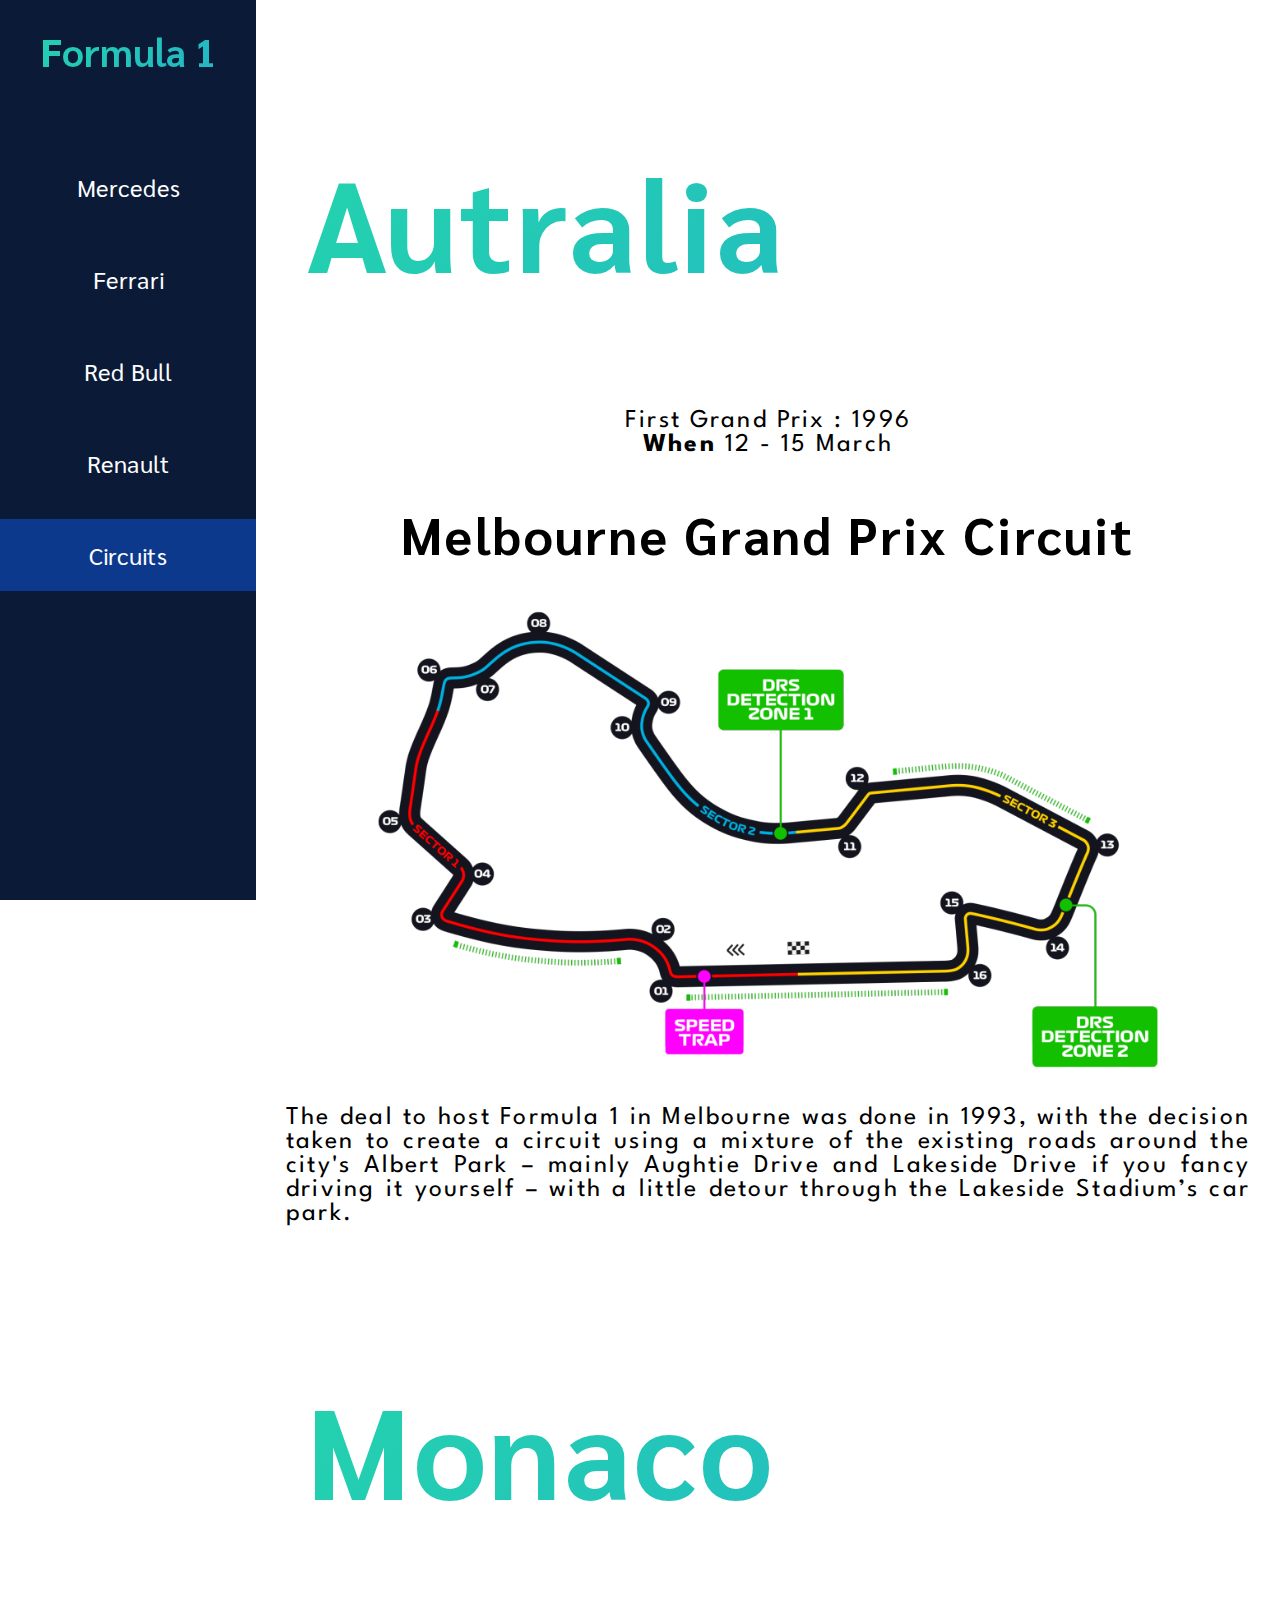
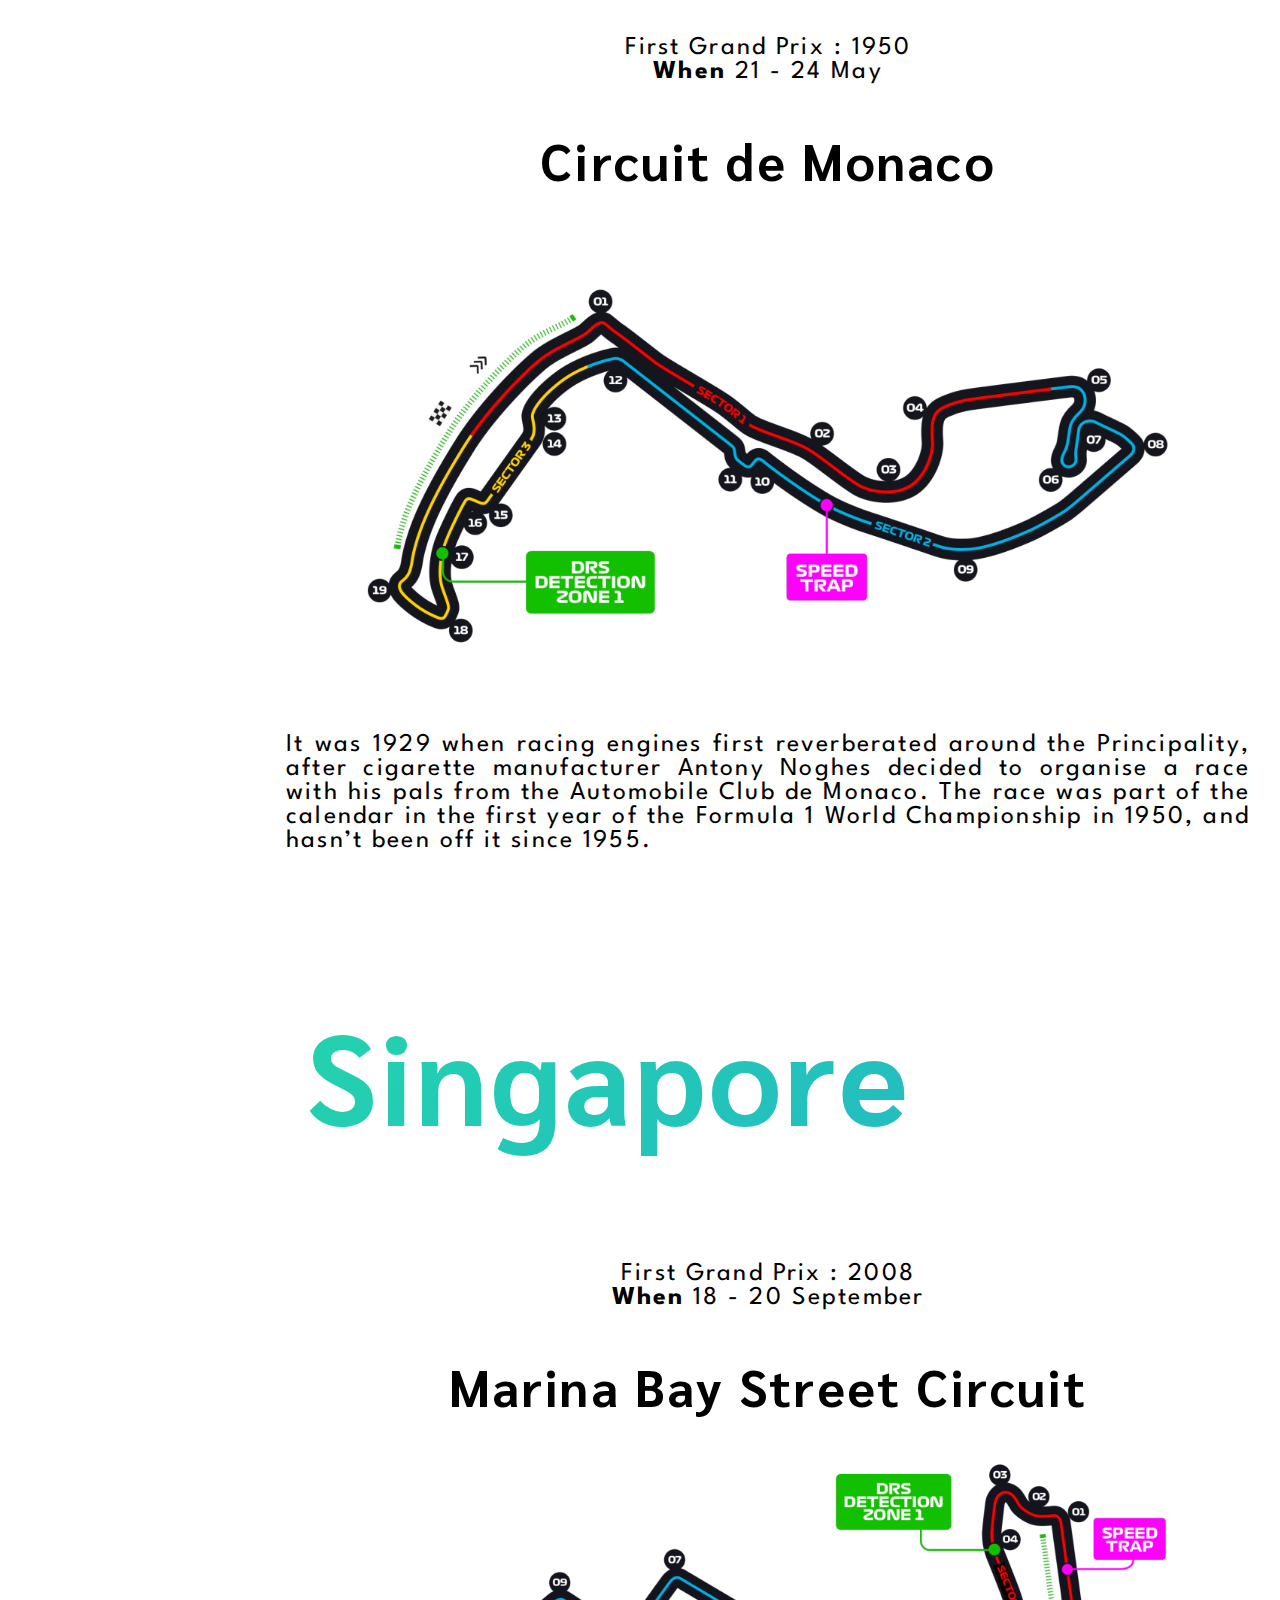
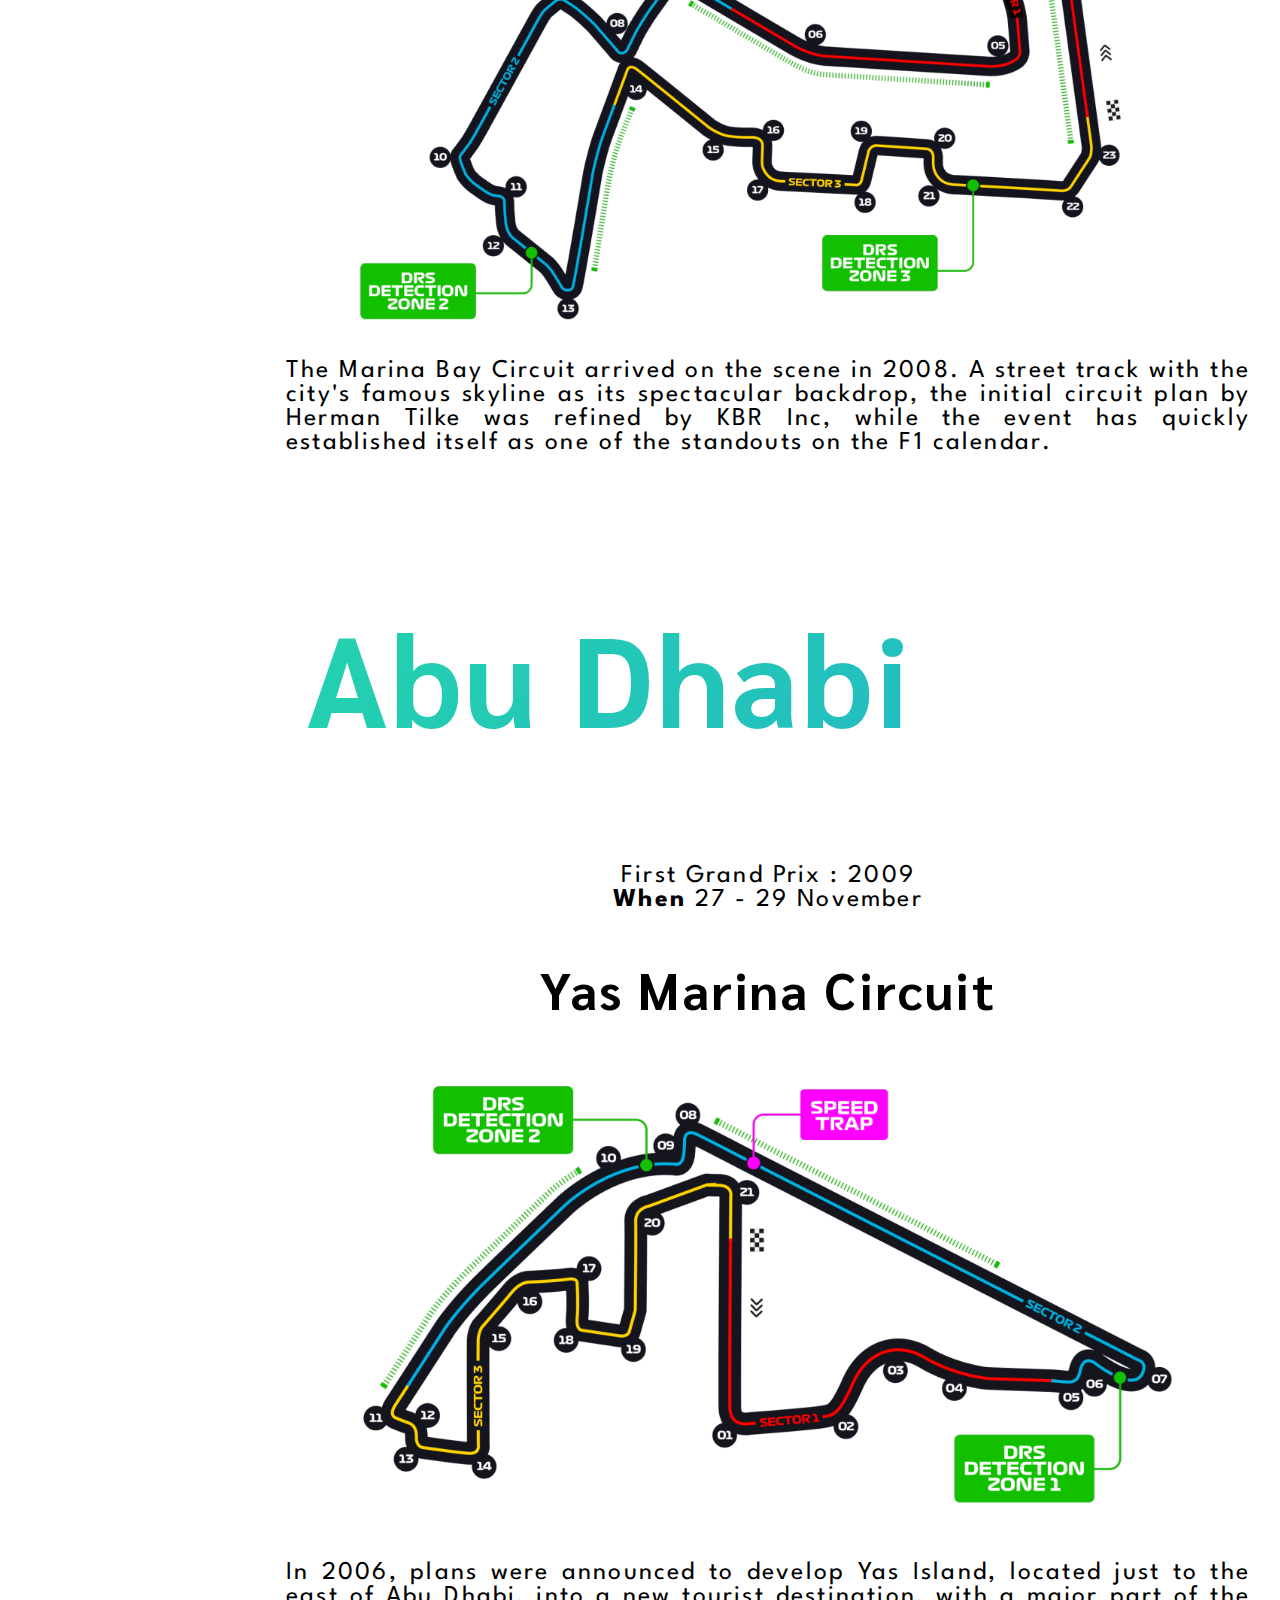
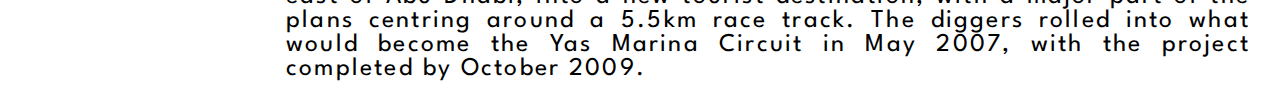
<file: Pages/circuits.html>
<!DOCTYPE html>

<html>
    <head>
        <title>My homepage</title>
        <meta charset="utf-8">
        <link href="../CSS/style.css" type="text/css" rel="stylesheet">

        <link href="https://fonts.googleapis.com/css?family=Sarabun:400,700&display=swap" rel="stylesheet">
        <link href="https://fonts.googleapis.com/css?family=Lustria&display=swap" rel="stylesheet">
        <link href="https://fonts.googleapis.com/css?family=Roboto:900&display=swap" rel="stylesheet">
        <link href="https://fonts.googleapis.com/css?family=Spartan&display=swap" rel="stylesheet">
    </head>



    <body>

        <div id="FirstBlock"> 
            <h1 class="animation"> <a href="../index.html">Formula 1</a></h1>           
       
            <div id="ListFirstBlock">     
                <li> <a href="mercedesHome.html">Mercedes</a> </li>
                <li> <a href="ferrariHome.html">Ferrari</a> </li>
                <li> <a href="redbullHome.html">Red Bull</a> </li> 
                <li> <a href="renault.html">Renault</a> </li>
                <li id="inCar"> <a href="circuits.html">Circuits</a> </li> 
            </div>

        </div>

        <div id="Circuit">

            <div class="modelCircuit">
                <h2 id="Autralia" class="whereGrandPrix animation">Autralia</h2>

                <div id="firstGrandPrix">First Grand Prix : 1996</div>
                <div id="dateGrandPrix"><strong>When</strong> 12 - 15 March</div>

                <div class="circuitInfo">
                    <h2 class="nameOfCircuit">Melbourne Grand Prix Circuit</h2>
                    <img src="../Images/Australia.png" alt="Australia circuit" class="circuitSize">
                </div> 

                <p class="infoCircuit">The deal to host Formula 1 in Melbourne 
                was done in 1993, with the decision taken to create a circuit 
                using a mixture of the existing roads around the city's Albert
                Park – mainly Aughtie Drive and Lakeside Drive if you fancy 
                driving it yourself – with a little detour through the Lakeside 
                Stadium’s car park.</p>
            </div>


            <div class="modelCircuit">
                <h2 id="Monaco" class="whereGrandPrix animation">Monaco</h2>

                <div id="firstGrandPrix">First Grand Prix : 1950</div>
                <div id="dateGrandPrix"><strong>When</strong> 21 - 24 May</div>

                <div class="circuitInfo">
                    <h2 class="nameOfCircuit">Circuit de Monaco</h2>
                    <img src="../Images/Monaco.png" alt="Monaco circuit" class="circuitSize">
                </div> 

                <p class="infoCircuit">It was 1929 when racing engines first 
                reverberated around the Principality, after cigarette manufacturer 
                Antony Noghes decided to organise a race with his pals from the 
                Automobile Club de Monaco. The race was part of the calendar in 
                the first year of the Formula 1 World Championship in 1950, 
                and hasn’t been off it since 1955.</p>
            </div>


            <div class="modelCircuit">
                <h2 id="Singapore" class="whereGrandPrix animation">Singapore</h2>

                <div id="firstGrandPrix">First Grand Prix : 2008</div>
                <div id="dateGrandPrix"><strong>When</strong> 18 - 20 September</div>

                <div class="circuitInfo">
                    <h2 class="nameOfCircuit">Marina Bay Street Circuit</h2>
                    <img src="../Images/Singapore.png" alt="Singapore circuit" class="circuitSize">
                </div> 

                <p class="infoCircuit">The Marina Bay Circuit arrived on the 
                scene in 2008. A street track with the city's famous skyline 
                as its spectacular backdrop, the initial circuit plan by Herman 
                Tilke was refined by KBR Inc, while the event has quickly 
                established itself as one of the standouts on the F1 calendar.</p>
            </div>

 
            <div class="modelCircuit">
                <h2 id="AbuDhabi" class="whereGrandPrix animation">Abu Dhabi</h2>

                <div id="firstGrandPrix">First Grand Prix : 2009</div>
                <div id="dateGrandPrix"><strong>When</strong> 27 - 29 November</div>

                <div class="circuitInfo">
                    <h2 class="nameOfCircuit">Yas Marina Circuit</h2>
                    <img src="../Images/AbuDhabi.png" alt="Abu Dhabi circuit" class="circuitSize">
                </div> 

                <p class="infoCircuit">In 2006, plans were announced 
                to develop Yas Island, located just to the east of Abu Dhabi, 
                into a new tourist destination, with a major part of the plans 
                centring around a 5.5km race track. The diggers rolled into what 
                would become the Yas Marina Circuit in May 2007, with the project 
                completed by October 2009.</p>
            </div>        
        </div>
    </body>
</html>
</file>
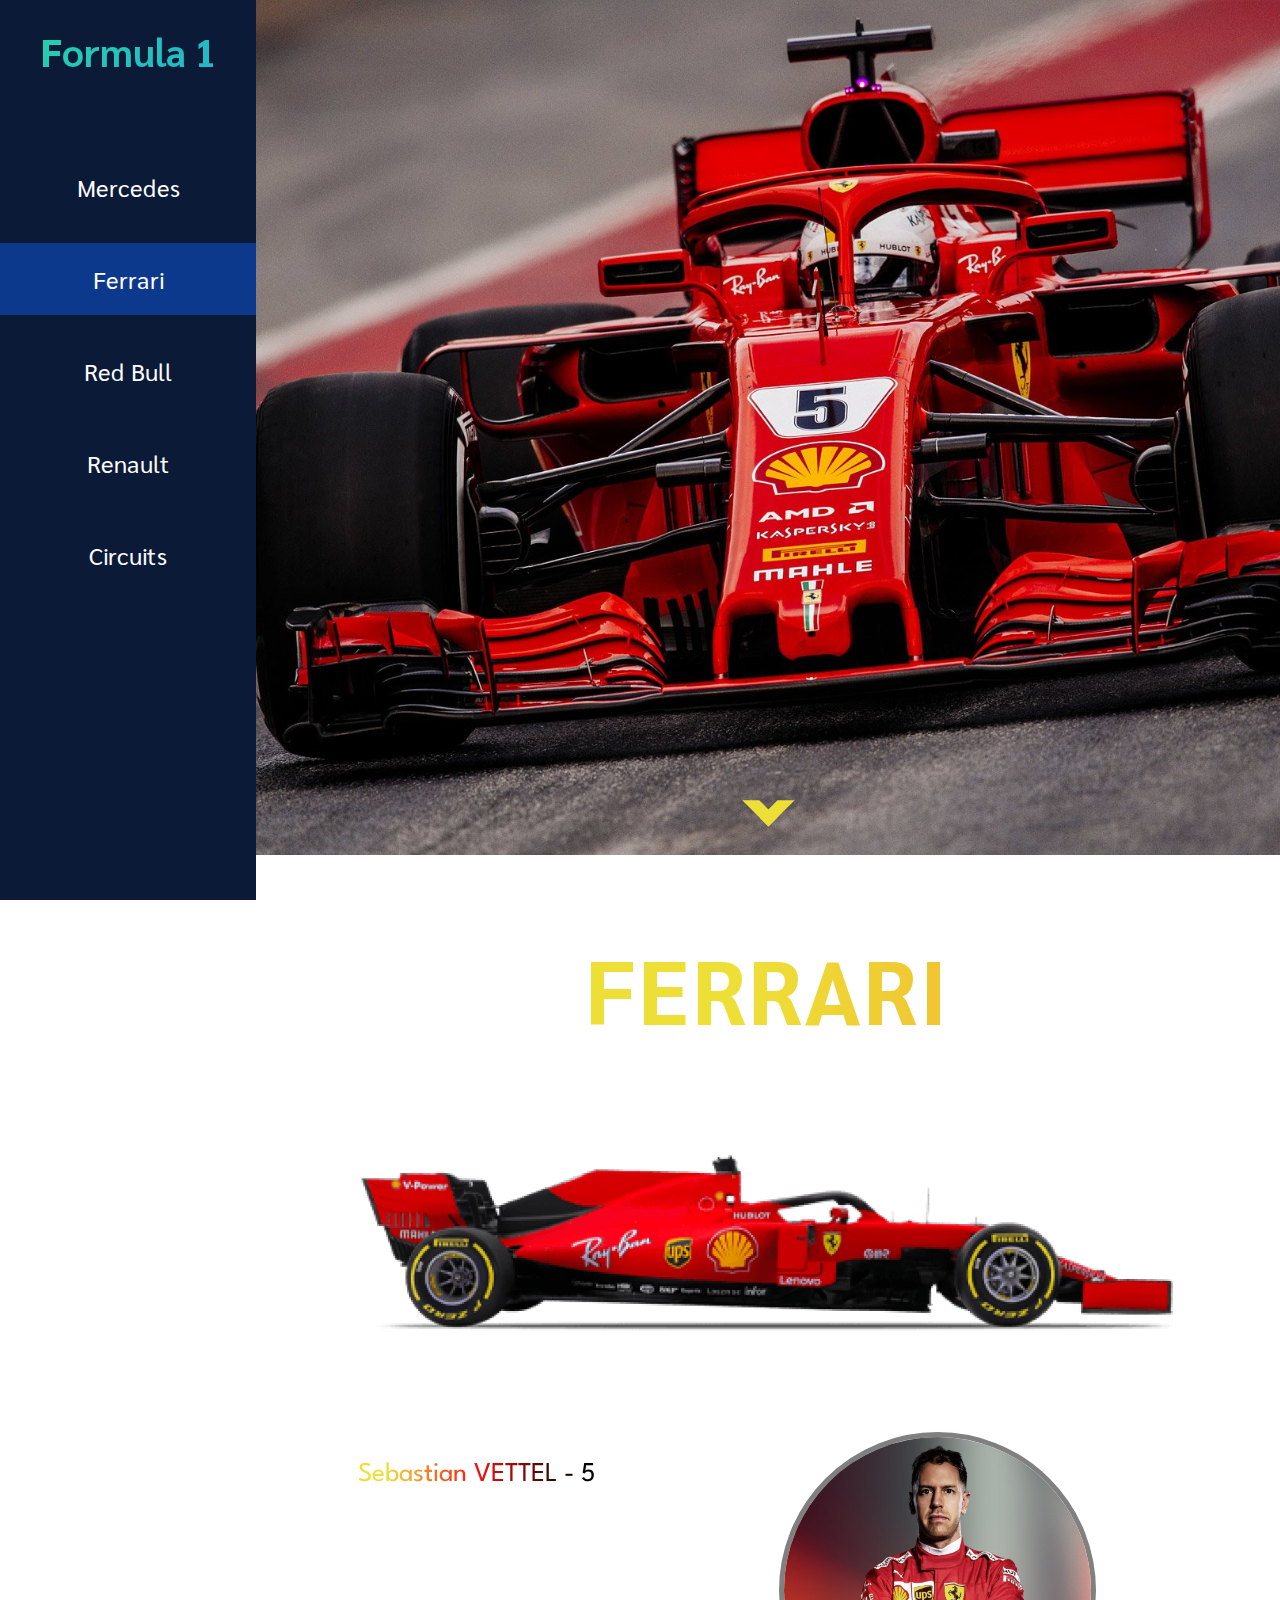
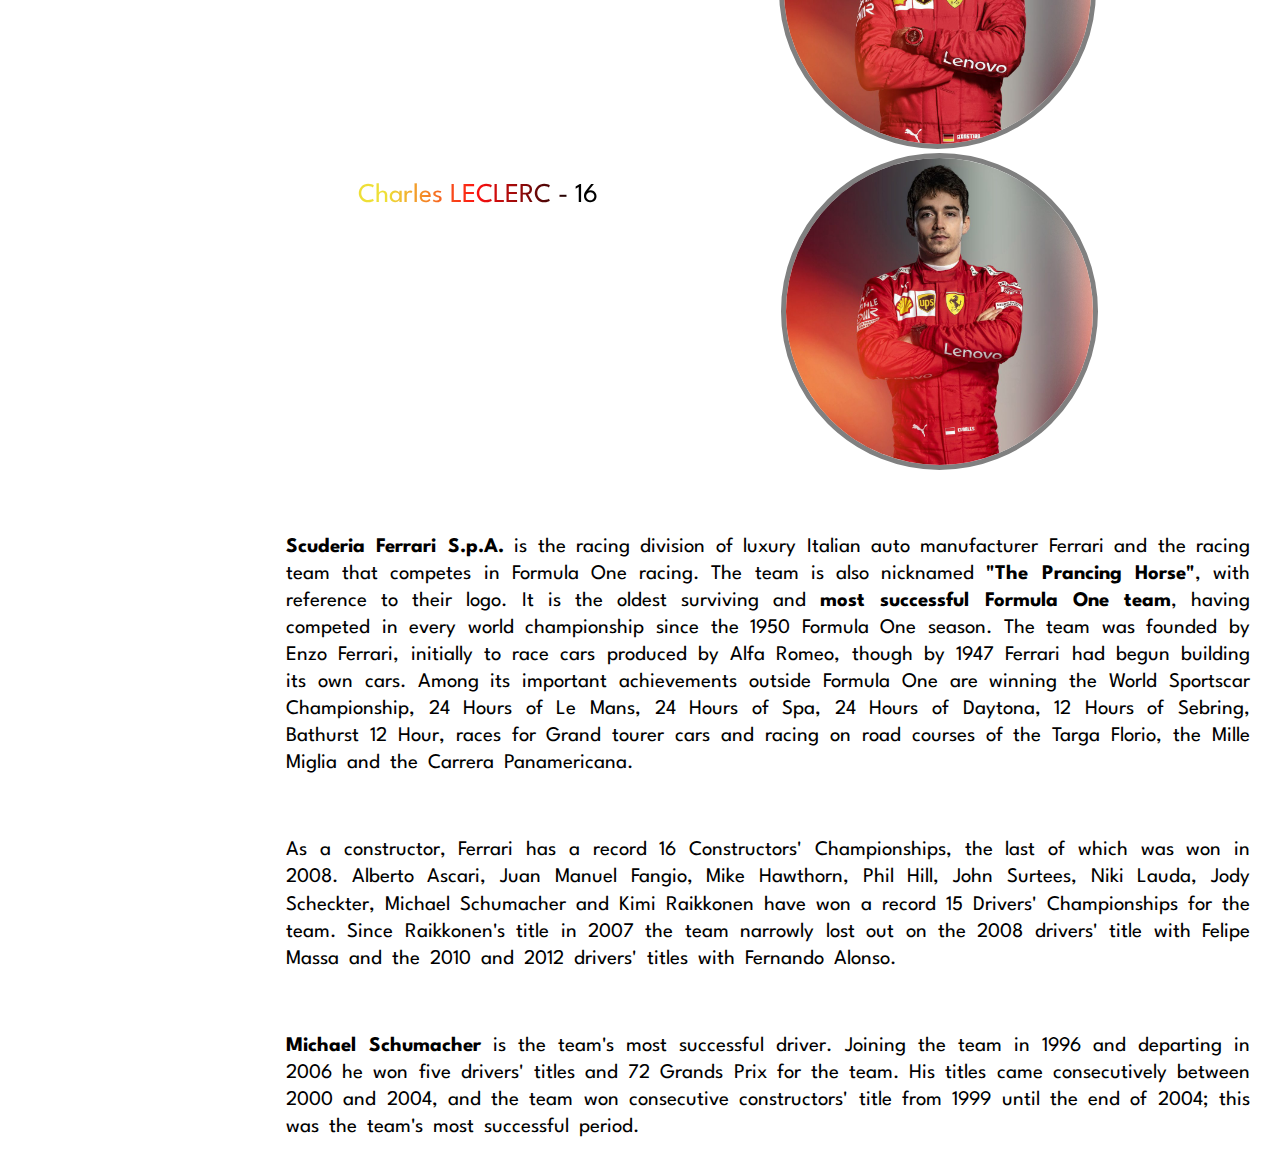
<file: Pages/ferrariHome.html>
<!DOCTYPE html>

<html>
    <head>
        <title>My homepage</title>
        <meta charset="utf-8">
        <link href="../CSS/style.css" type="text/css" rel="stylesheet">

        <link href="https://fonts.googleapis.com/css?family=Sarabun:400,700&display=swap" rel="stylesheet">
        <link href="https://fonts.googleapis.com/css?family=Lustria&display=swap" rel="stylesheet">
        <link href="https://fonts.googleapis.com/css?family=Roboto:900&display=swap" rel="stylesheet">
        <link href="https://fonts.googleapis.com/css?family=Spartan&display=swap" rel="stylesheet">
    </head>
     
    <body>            
     
        <div id="FirstBlock"> 
            <h1 class="animation"> <a href="../index.html">Formula 1</a></h1>         
       
            <div id="ListFirstBlock">     
                <li> <a href="mercedesHome.html">Mercedes</a> </li>
                <li id="inCar"> <a href="ferrariHome.html">Ferrari</a> </li>
                <li> <a href="redbullHome.html">Red Bull</a> </li> 
                <li> <a href="renault.html">Renault</a> </li>
                <li> <a href="circuits.html">Circuits</a> </li> 
            </div>

        </div>                                                                                                

        <div id="Ferrari">
            <div class="GlobalFerrari">
                <h2 class="titleTeam">Ferrari</h2>

                <div id="arrowAnim">
                    <div class="arrowSliding">
                        <div class="arrow arrowFerrari"></div>
                    </div>
                </div>
            </div>

            <h2 class="titleTeamSuite ferrariTitle ">Ferrari</h2>
                    
            <div> <img src="../Images/Ferrari.png" alt="Ferrari image" class="carTeam"> </div>

            <div class="pilotes">
                <div>
                    <p class="topPilote ferrariVettelCharles">Sebastian VETTEL - 5</p>
                    <img src="../Images/vettel.jpg" alt="Lewis" class="lewis">
                </div>

                <div class="bottom">
                    <p class="bottomPilote ferrariVettelCharles">Charles LECLERC - 16</p>
                    <img src="../Images/charles.jpg" alt="Bottas" class="bottas">
                </div>
                
            </div>         

            <p class="teamHistory"><strong>Scuderia Ferrari S.p.A.</strong> is the racing division of luxury 
            Italian auto manufacturer Ferrari and the racing team that competes in Formula One 
            racing. The team is also nicknamed <strong>"The Prancing Horse"</strong>, with reference to their logo.
             It is the oldest surviving and <strong>most successful Formula One team</strong>, having competed in 
             every world championship since the 1950 Formula One season. The team was founded
              by Enzo Ferrari, initially to race cars produced by Alfa Romeo, though by 1947 
              Ferrari had begun building its own cars. Among its important achievements outside 
              Formula One are winning the World Sportscar Championship, 24 Hours of Le Mans, 24 
              Hours of Spa, 24 Hours of Daytona, 12 Hours of Sebring, Bathurst 12 Hour, races 
              for Grand tourer cars and racing on road courses of the Targa Florio, the Mille Miglia 
              and the Carrera Panamericana.</p>

            <p class="teamHistory">As a constructor, Ferrari has a record 16 Constructors' 
            Championships, the last of which was won in 2008. Alberto Ascari, Juan Manuel Fangio, 
            Mike Hawthorn, Phil Hill, John Surtees, Niki Lauda, Jody Scheckter, Michael Schumacher
             and Kimi Raikkonen have won a record 15 Drivers' Championships for the team.
             Since Raikkonen's title in 2007 the team narrowly lost out on the 2008 drivers' 
             title with Felipe Massa and the 2010 and 2012 drivers' titles with Fernando Alonso.</p>

            <p class="teamHistory"><strong>Michael Schumacher</strong> is the team's most successful driver. 
            Joining the team in 1996 and departing in 2006 he won five drivers' titles and 72 
            Grands Prix for the team. His titles came consecutively between 2000 and 2004, and 
            the team won consecutive constructors' title from 1999 until the end of 2004; this 
            was the team's most successful period.</p>
                       
        </div>
    </body>
</html>
</file>
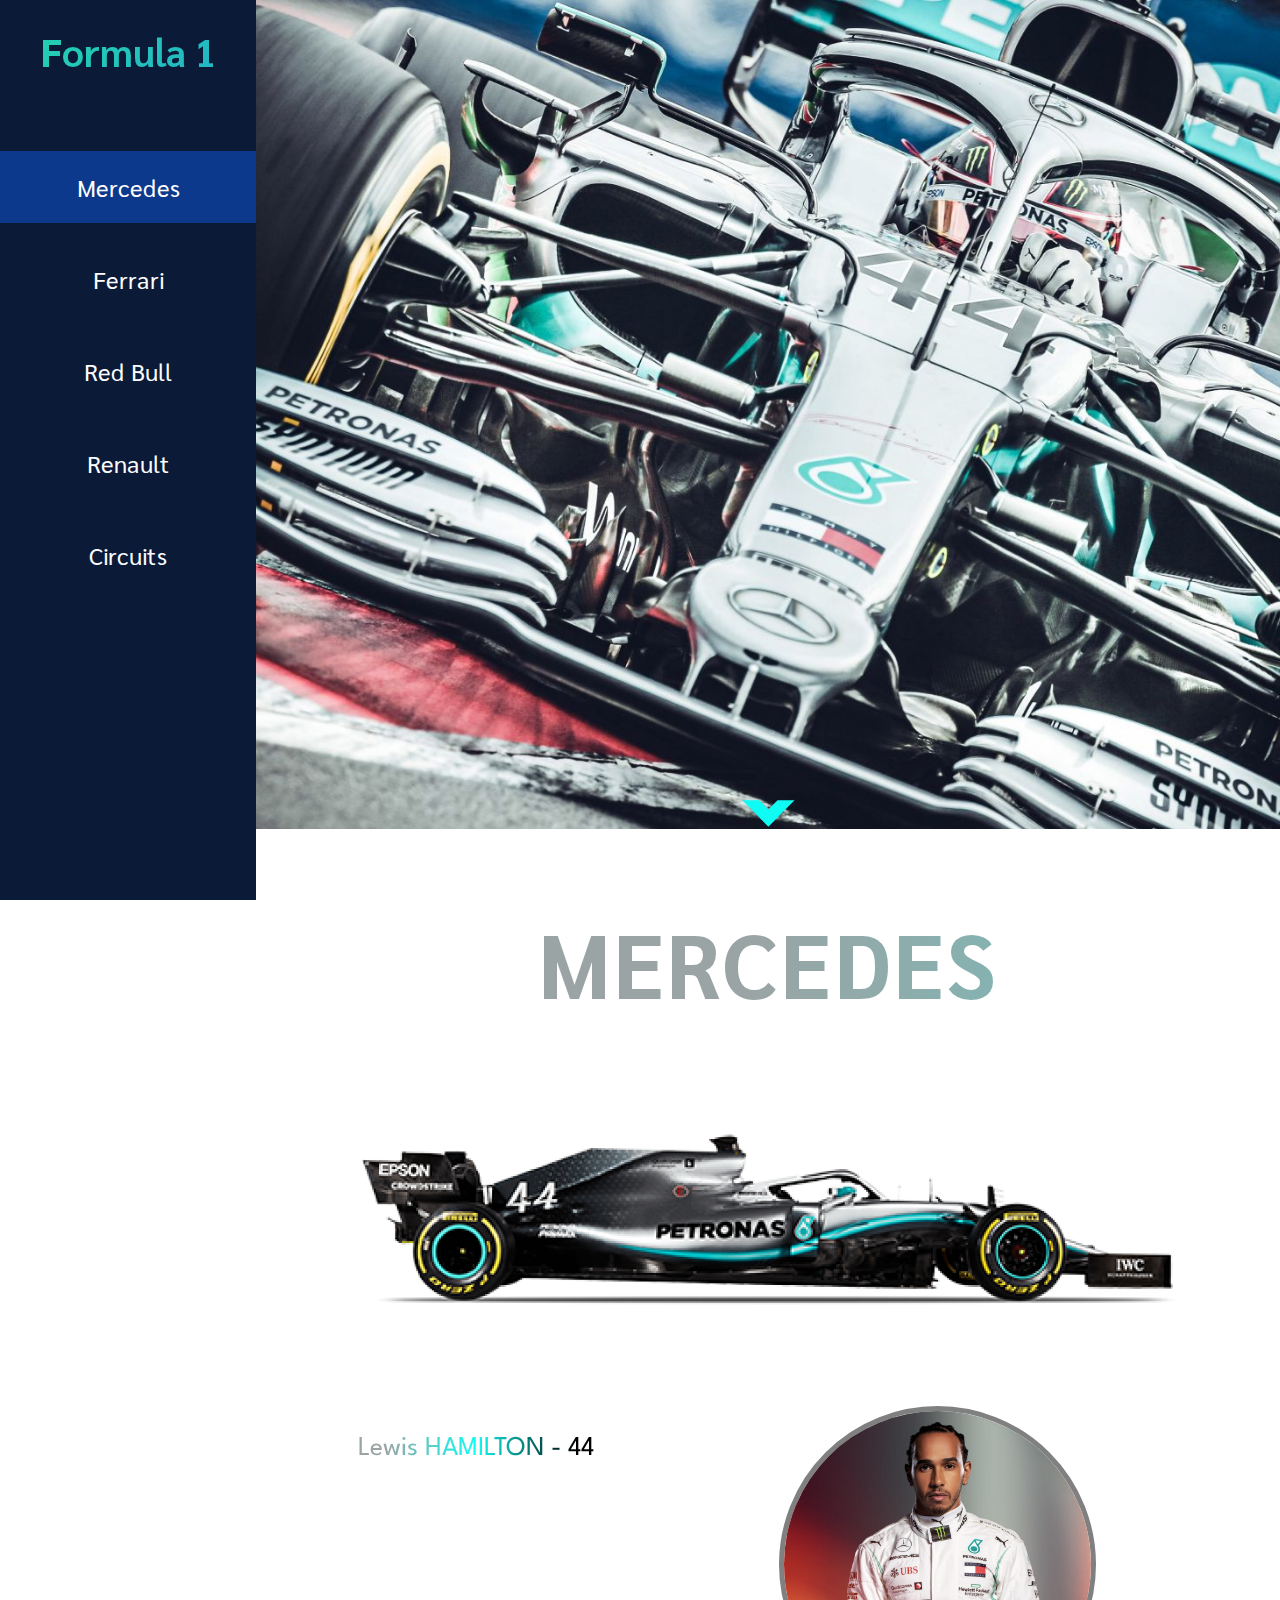
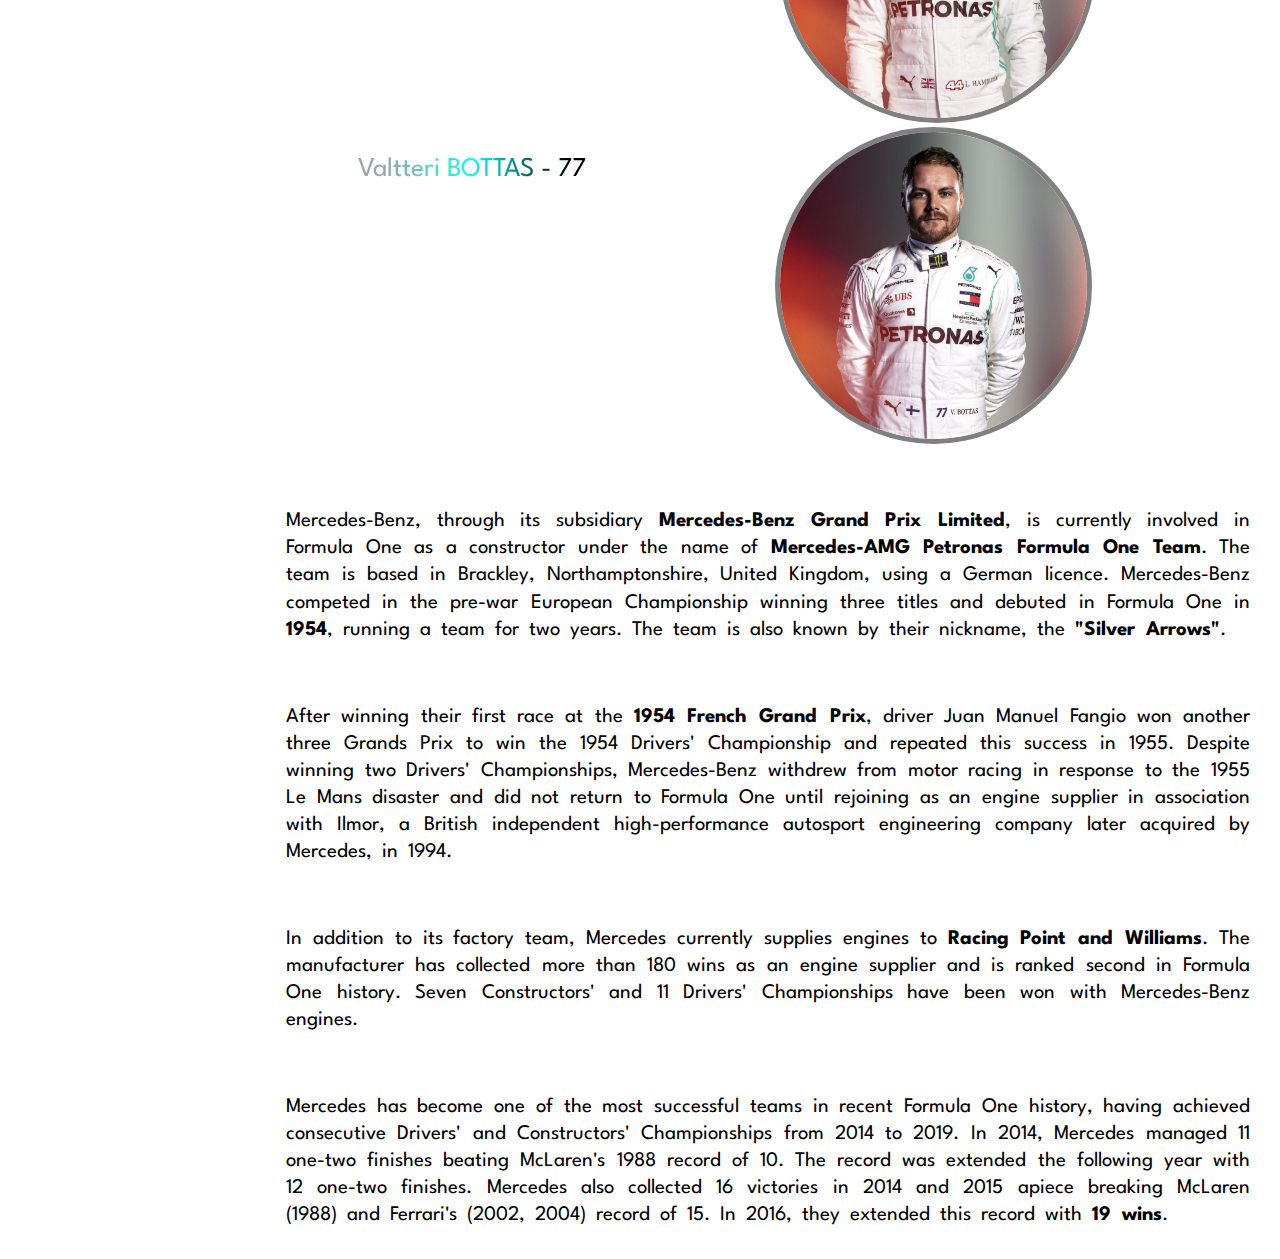
<file: Pages/mercedesHome.html>
<!DOCTYPE html>

<html>
    <head>
        <title>My homepage</title>
        <meta charset="utf-8">
        <link href="../CSS/style.css" type="text/css" rel="stylesheet">

        <link href="https://fonts.googleapis.com/css?family=Sarabun:400,700&display=swap" rel="stylesheet">
        <link href="https://fonts.googleapis.com/css?family=Lustria&display=swap" rel="stylesheet">
        <link href="https://fonts.googleapis.com/css?family=Roboto:900&display=swap" rel="stylesheet">
        <link href="https://fonts.googleapis.com/css?family=Spartan&display=swap" rel="stylesheet">
    </head>

    <body>
     
        <div id="FirstBlock"> 
            <h1 class="animation"> <a href="../index.html">Formula 1</a></h1>
       
            <div id="ListFirstBlock">
                <li id="inCar"> <a href="mercedesHome.html">Mercedes</a> </li>
                <li> <a href="ferrariHome.html">Ferrari</a> </li>
                <li> <a href="redbullHome.html">Red Bull</a> </li> 
                <li> <a href="renault.html">Renault</a> </li>
                <li> <a href="circuits.html">Circuits</a> </li> 
            </div>

        </div>       
 
    
        <div id="Mercedes">
        
            <div class="GlobalMercedes">
                <h2 class="titleTeam">Mercedes</h2>

                <div id="arrowAnim">
                    <div class="arrowSliding">
                        <div class="arrow arrowMercedes"></div>
                    </div>
                </div>
            </div>  
                    
            <h2 class="titleTeamSuite mercedesTitle">Mercedes</h2>

            <div> <img src="../Images/Mercedes.png" alt="Mercedes image" class="carTeam"> </div>


            <div class="pilotes">
                <div>
                    <p class="topPilote mercedesLewisBottas">Lewis HAMILTON - 44</p>
                    <div> <img src="../Images/lewis.jpg" alt="Lewis" class="lewis"></div>
                </div>

                <div class="bottom">
                    <p class="bottomPilote mercedesLewisBottas">Valtteri BOTTAS - 77</p>
                    <img src="../Images/bottas.jpg" alt="Bottas" class="bottas">
                </div>
                
            </div> 

            <p class="teamHistory">Mercedes-Benz, through its subsidiary <strong>Mercedes-Benz Grand Prix Limited</strong>, 
            is currently involved in Formula One as a constructor under the name of 
            <strong>Mercedes-AMG Petronas Formula One Team</strong>. The team is based in Brackley, 
            Northamptonshire, United Kingdom, using a German licence. Mercedes-Benz 
            competed in the pre-war European Championship winning three titles and debuted 
            in Formula One in <strong>1954</strong>, running a team for two years. The team is also known by 
            their nickname, the <strong>"Silver Arrows"</strong>.</p>

            <p class="teamHistory">After winning their first race at the <strong>1954 French Grand Prix</strong>, 
            driver Juan Manuel Fangio won another three Grands Prix to win the 1954 Drivers' 
            Championship and repeated this success in 1955. Despite winning two Drivers' 
            Championships, Mercedes-Benz withdrew from motor racing in response to the 1955 
            Le Mans disaster and did not return to Formula One until rejoining as an engine 
            supplier in association with Ilmor, a British independent high-performance 
            autosport engineering company later acquired by Mercedes, in 1994.</p>

            <p class="teamHistory">In addition to its factory team, Mercedes currently 
            supplies engines to <strong>Racing Point and Williams</strong>. The manufacturer has collected 
            more than 180 wins as an engine supplier and is ranked second in Formula One history. 
            Seven Constructors' and 11 Drivers' Championships have been won with Mercedes-Benz engines.</p>

            <p class="teamHistory">Mercedes has become one of the most successful teams in 
            recent Formula One history, having achieved consecutive Drivers' and Constructors' 
            Championships from 2014 to 2019. In 2014, Mercedes managed 11 one-two finishes 
            beating McLaren's 1988 record of 10. The record was extended the following year 
            with 12 one-two finishes. Mercedes also collected 16 victories in 2014 and 2015 
            apiece breaking McLaren (1988) and Ferrari's (2002, 2004) record of 15. In 2016,
             they extended this record with <strong>19 wins</strong>.</p>
        </div>
    </body>
</html>
</file>
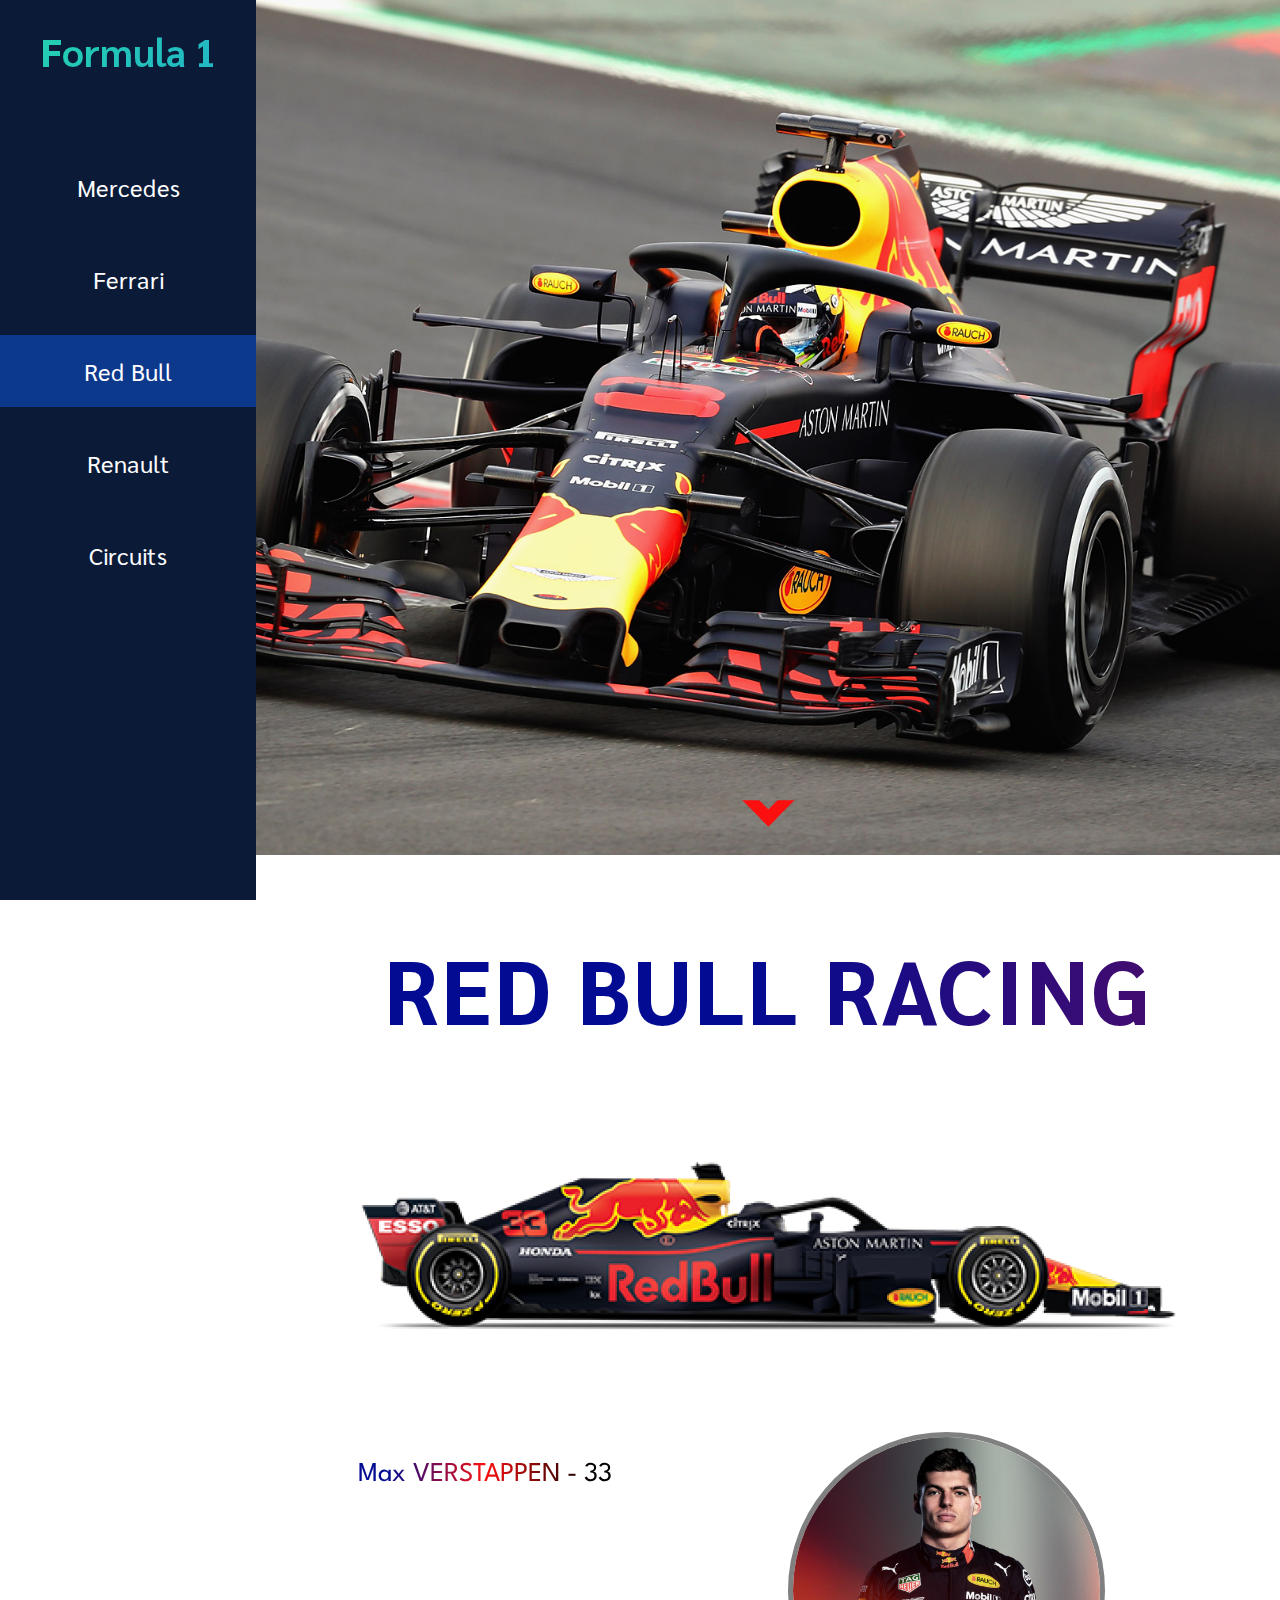
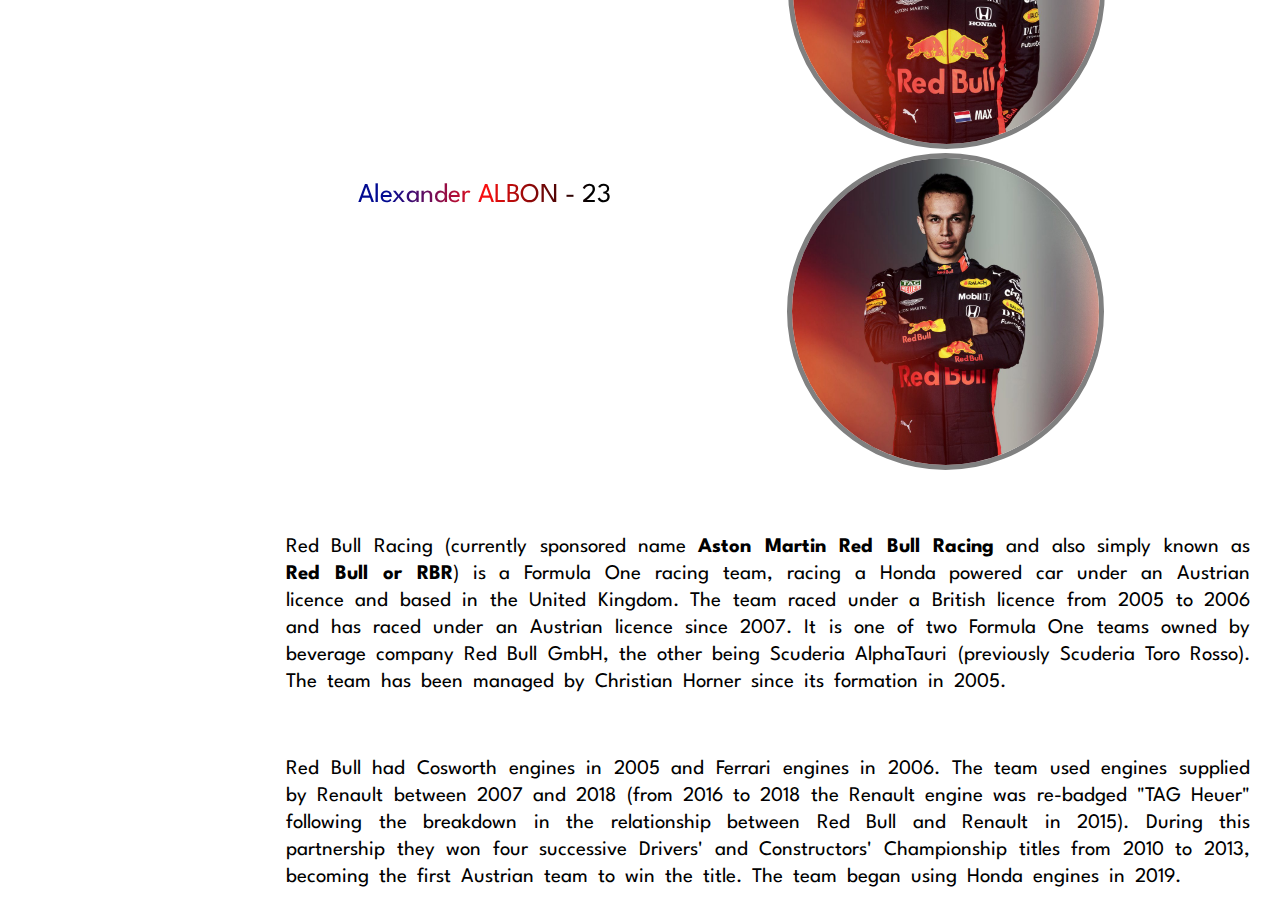
<file: Pages/redbullHome.html>
<!DOCTYPE html>

<html>
    <head>
        <title>My homepage</title>
        <meta charset="utf-8">
        <link href="../CSS/style.css" type="text/css" rel="stylesheet">

        <link href="https://fonts.googleapis.com/css?family=Sarabun:400,700&display=swap" rel="stylesheet">
        <link href="https://fonts.googleapis.com/css?family=Lustria&display=swap" rel="stylesheet">
        <link href="https://fonts.googleapis.com/css?family=Roboto:900&display=swap" rel="stylesheet">
        <link href="https://fonts.googleapis.com/css?family=Spartan&display=swap" rel="stylesheet">
    </head>
     
    <body>            
     
        <div id="FirstBlock"> 
            <h1 class="animation"> <a href="../index.html">Formula 1</a></h1>          
       
            <div id="ListFirstBlock">     
                <li> <a href="mercedesHome.html">Mercedes</a> </li>
                <li> <a href="ferrariHome.html">Ferrari</a> </li>
                <li id="inCar"> <a href="redbullHome.html">Red Bull</a> </li> 
                <li> <a href="renault.html">Renault</a> </li>
                <li> <a href="circuits.html">Circuits</a> </li> 
            </div>

        </div>                                                                                                

        <div id="RedBull">
            <div class="GlobalRedBull">
                <h2 class="titleTeam">Red Bull Racing</h2>

                <div id="arrowAnim">
                    <div class="arrowSliding">
                        <div class="arrow arrowRedBull"></div>
                    </div>
                </div>
            </div>

            <h2 class="titleTeamSuite redbullTitle">Red Bull Racing</h2>

            <div> <img src="../Images/RedBull.png" alt="RedBull image" class="carTeam"> </div>

            <div class="pilotes">
                <div>
                    <p class="topPilote redbullMaxlAlbon">Max VERSTAPPEN - 33</p>
                    <img src="../Images/max.jpg" alt="Lewis" class="lewis">
                </div>

                <div class="bottom">
                    <p class="bottomPilote redbullMaxlAlbon">Alexander ALBON - 23</p>
                    <img src="../Images/albon.jpg" alt="Bottas" class="bottas">
                </div>
                
            </div>         

            <p class="teamHistory">Red Bull Racing (currently sponsored name <strong>Aston Martin
             Red Bull Racing</strong> and also simply known as <strong>Red Bull or RBR</strong>) is a Formula One 
             racing team, racing a Honda powered car under an Austrian licence and 
             based in the United Kingdom. The team raced under a British licence from 
             2005 to 2006 and has raced under an Austrian licence since 2007. 
             It is one of two Formula One teams owned by beverage company Red Bull GmbH, 
             the other being Scuderia AlphaTauri (previously Scuderia Toro Rosso).
              The team has been managed by Christian Horner since its formation in 2005.</p>
                       
            <p class="teamHistory">Red Bull had Cosworth engines in 2005 and 
            Ferrari engines in 2006. The team used engines supplied by Renault 
            between 2007 and 2018 (from 2016 to 2018 the Renault engine was re-badged 
            "TAG Heuer" following the breakdown in the relationship between Red Bull and 
            Renault in 2015). During this partnership they won four successive Drivers' 
            and Constructors' Championship titles from 2010 to 2013, becoming the first 
            Austrian team to win the title. The team began using Honda engines in 2019.</p>
                       
        </div>
    </body>
</html>
</file>
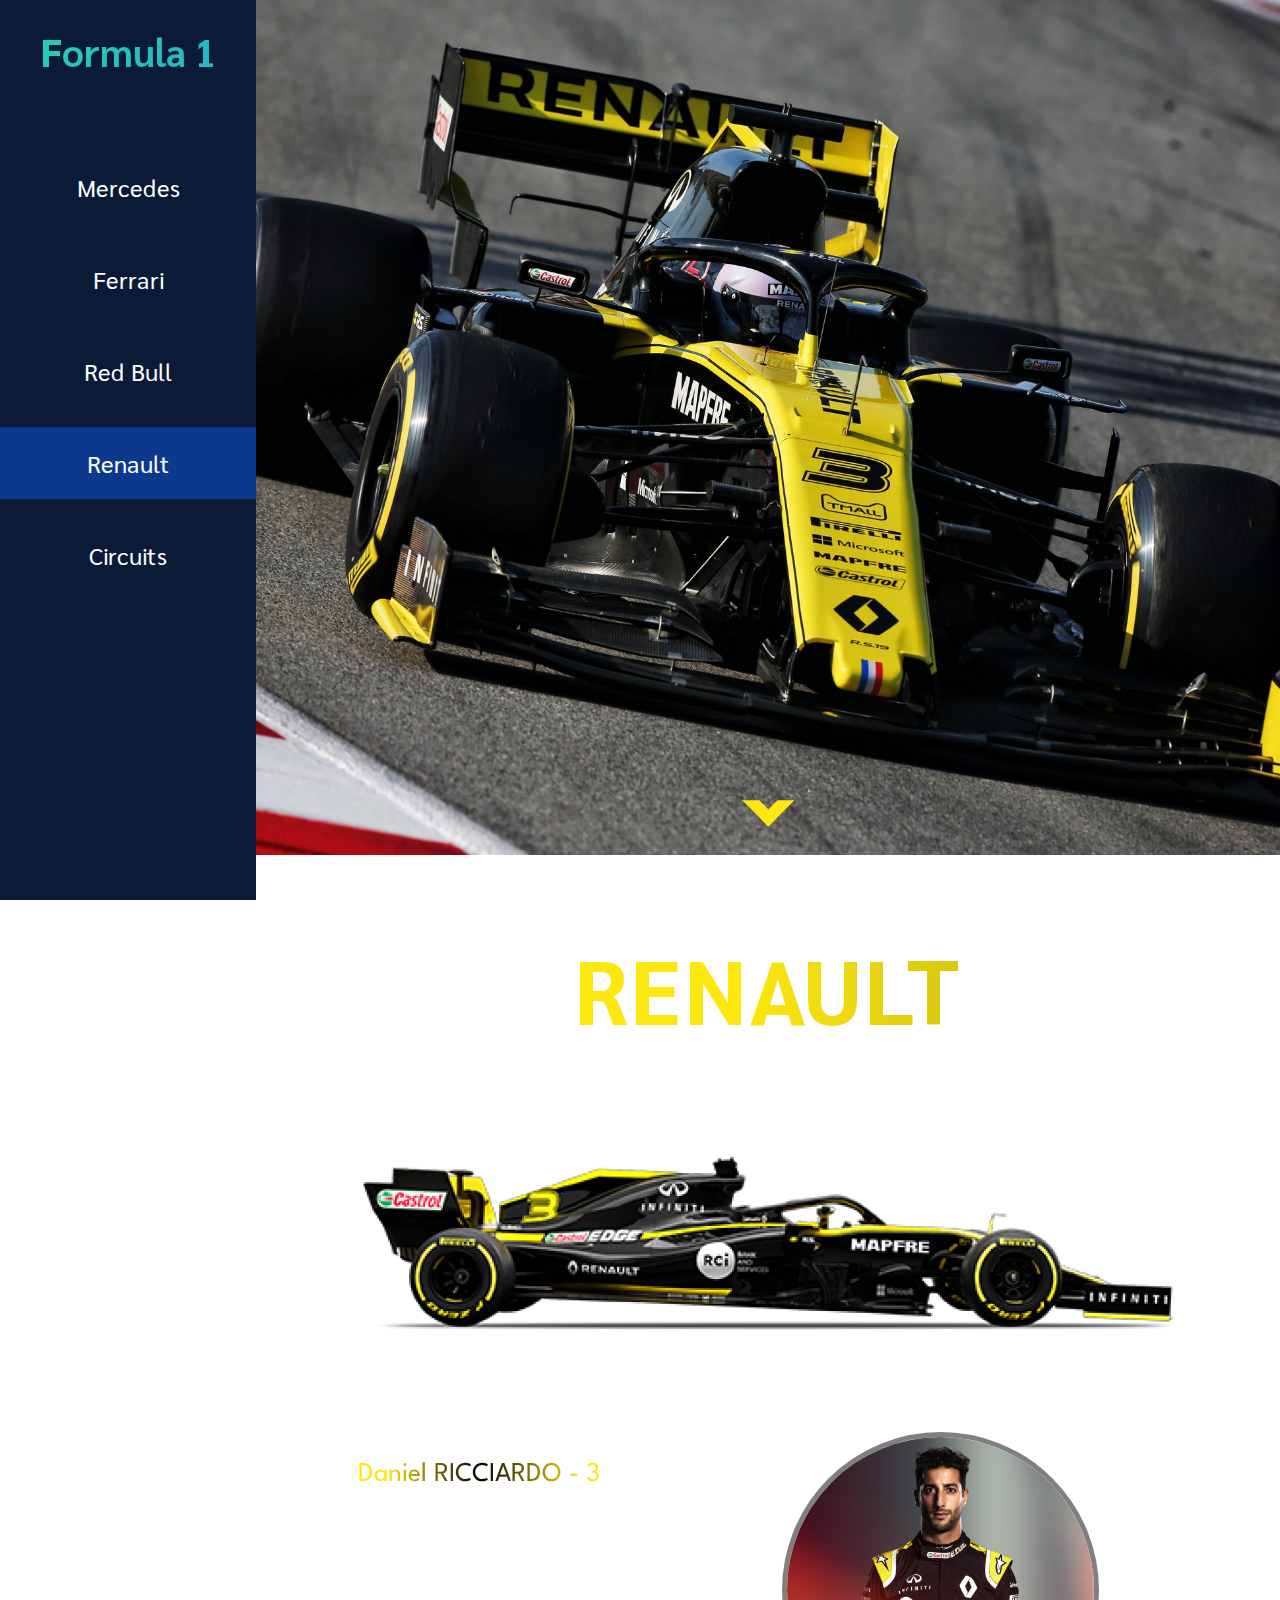
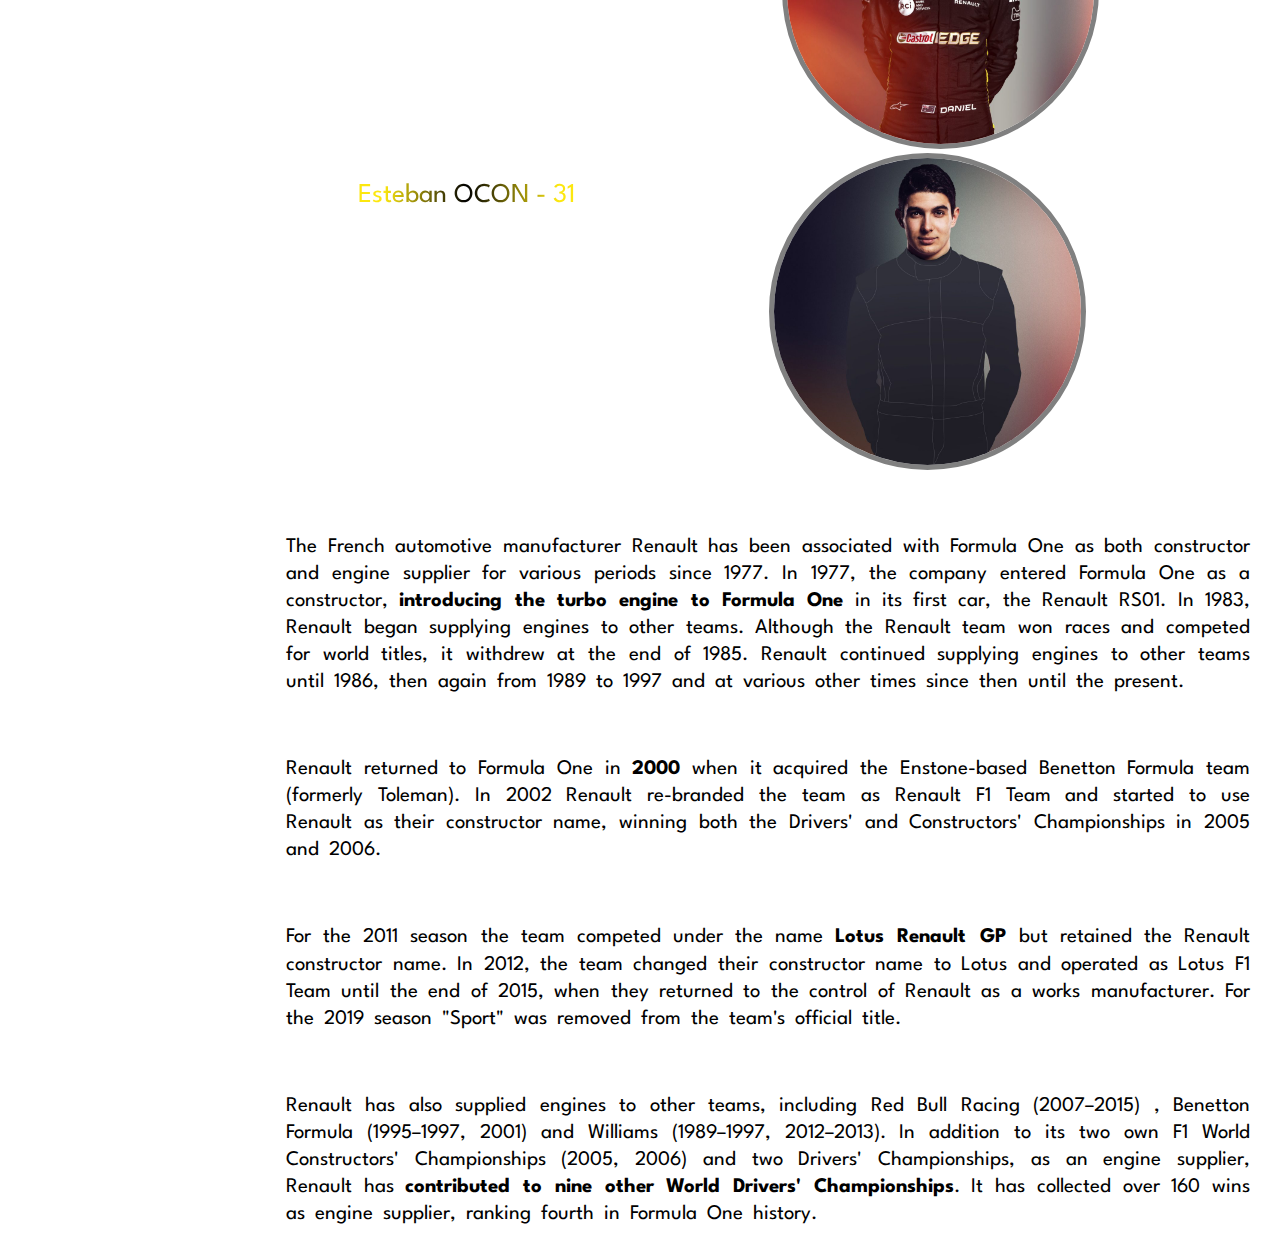
<file: Pages/renault.html>
<!DOCTYPE html>

<html>
    <head>
        <meta charset="utf-8">
        <title>My homepage</title>
        <link href="../CSS/style.css" type="text/css" rel="stylesheet">

        <link href="https://fonts.googleapis.com/css?family=Sarabun:400,700&display=swap" rel="stylesheet">
        <link href="https://fonts.googleapis.com/css?family=Lustria&display=swap" rel="stylesheet">
        <link href="https://fonts.googleapis.com/css?family=Roboto:900&display=swap" rel="stylesheet">
        <link href="https://fonts.googleapis.com/css?family=Spartan&display=swap" rel="stylesheet">
    </head>
     
    <body>            
     
        <div id="FirstBlock"> 
            <h1 class="animation"> <a href="../index.html">Formula 1</a></h1>          
       
            <div id="ListFirstBlock">     
                <li> <a href="mercedesHome.html">Mercedes</a> </li>
                <li> <a href="ferrariHome.html">Ferrari</a> </li>
                <li> <a href="redbullHome.html">Red Bull</a> </li> 
                <li id="inCar"> <a href="renault.html">Renault</a> </li>
                <li> <a href="circuits.html">Circuits</a> </li> 
            </div>

        </div>                                                                                                

        <div id="Renault">
            <div class="GlobalRenault">
                <h2 class="titleTeam">Renault</h2>

                <div id="arrowAnim">
                    <div class="arrowSliding">
                        <div class="arrow arrowRenault"></div>
                    </div>
                </div>
            </div>

            <h2 class="titleTeamSuite renaultTitle">Renault</h2>
                    
            <div> <img src="../Images/Renault.png" alt="Renault image" class="carTeam"> </div>

            <div class="pilotes">
                <div>
                    <p class="topPilote renaultDanielOcon">Daniel RICCIARDO - 3</p>
                    <img src="../Images/daniel.jpg" alt="Lewis" class="lewis">
                </div>

                <div class="bottom">
                    <p class="bottomPilote renaultDanielOcon">Esteban OCON - 31</p>
                    <img src="../Images/ocon.jpg" alt="Bottas" class="bottas">
                </div>
                
            </div>         

            <p class="teamHistory">The French automotive manufacturer Renault has been 
            associated with Formula One as both constructor and engine supplier for various 
            periods since 1977. In 1977, the company entered Formula One as a constructor, 
            <strong>introducing the turbo engine to Formula One</strong> in its first car, the Renault RS01. 
            In 1983, Renault began supplying engines to other teams. Although the Renault team 
            won races and competed for world titles, it withdrew at the end of 1985. Renault 
            continued supplying engines to other teams until 1986, then again from 1989 to 1997 
            and at various other times since then until the present.</p>

            <p class="teamHistory">Renault returned to Formula One in <strong>2000</strong> when it acquired 
            the Enstone-based Benetton Formula team (formerly Toleman). In 2002 Renault 
            re-branded the team as Renault F1 Team and started to use Renault as their 
            constructor name, winning both the Drivers' and Constructors' Championships in 2005 and 2006.</p>

            <p class="teamHistory">For the 2011 season the team competed under the name <strong>Lotus 
            Renault GP</strong> but retained the Renault constructor name. In 2012, the team changed 
            their constructor name to Lotus and operated as Lotus F1 Team until the end of 2015,
             when they returned to the control of Renault as a works manufacturer. For the 2019 
             season "Sport" was removed from the team's official title.</p>

            <p class="teamHistory">Renault has also supplied engines to other teams, 
            including Red Bull Racing (2007–2015) , Benetton Formula (1995–1997, 2001) 
            and Williams (1989–1997, 2012–2013). In addition to its two own F1 World Constructors' 
            Championships (2005, 2006) and two Drivers' Championships, as an engine supplier, 
            Renault has <strong>contributed to nine other World Drivers' Championships</strong>. It has collected 
            over 160 wins as engine supplier, ranking fourth in Formula One history.</p>
                       
        </div>
    </body>
</html>
</file>
<file: CSS/style.css>
body {
    margin: 0;
    height: 100%;
}

ul {
    list-style:  none;
}

h1 {
    font-size: 3vh;
    font-size: 3vw;
}

h2 {
    font-family: 'Sarabun', sans-serif;
    font-size: 200%;
}

#FirstBlock {
    background-color: #0A1A37;
    color: #FDFDFF;

    text-align: center;
    position: fixed;
    
    width: 20%;
    height: 100%;  

    font-family: 'Sarabun', sans-serif;
}

#ListFirstBlock {
    padding-top: 50px;
    font-size: 150%;
}

#ListFirstBlock li {
    list-style: none;
    margin-bottom: 20px;
    height: 8vh;
    line-height: 8vh;
    overflow: hidden;
}

#ListFirstBlock a {
    text-decoration: none;
    color: #FDFDFF;
    display: block;
    height: 100%;
}

#ListFirstBlock a:hover{
    background-color: #0D398C;
}

#inCar {
    background-color: #0D398C;
}


.animation {
    background: linear-gradient(-45deg, #ee7752, 
    #e73c7e, #23a6d5, #23d5ab);
    -webkit-background-clip: text;
	-webkit-text-fill-color: transparent;
	background-size: 400% 400%;
	animation: gradient 10s ease infinite;

}

@keyframes gradient {
	0% {
		background-position: 0% 50%;
	}
	50% {
		background-position: 100% 50%;
	}
	100% {
		background-position: 0% 50%;
	}
}


#Mercedes {
    background-color: white;

    width: 80%;
    float: right;

    height: 100%;

    text-align: center;
}

#Ferrari {
    background-color: white;

    width: 80%;
    float: right;

    height: 100%;

    text-align: center;
}

#RedBull {
    background-color: white;

    width: 80%;
    float: right;

    height: 100%;

    text-align: center;
}

#Renault {
    background-color: white;

    width: 80%;
    float: right;

    height: 100%;

    text-align: center;
}

.carTeam {
    width: 80%;
    height: 80%;
    padding-bottom: 5vw;
}

.topPilote {
    display: inline;
    margin-left: 10%;
    margin-top: 30px;
    font-size: 170%;
    font-family: 'Spartan' ;
    background: linear-gradient(to right, rgba(155,164,164,1) 12%,
     rgba(15,252,244,1) 50%, rgba(0,0,0,1) 92%);
	-webkit-background-clip: text;
	-webkit-text-fill-color: transparent;
    float: left;
}


.bottomPilote {
    display: inline;
    margin-left: 10%;
    margin-top: 30px;
    font-size: 170%;
    font-family: 'Spartan' ;
    padding-bottom: 60px;
    float: left;
}

.mercedesLewisBottas{
     background: linear-gradient(to right, rgba(155,164,164,1) 12%,
     rgba(15,252,244,1) 50%, rgba(0,0,0,1) 92%);
	-webkit-background-clip: text;
	-webkit-text-fill-color: transparent;
}

.ferrariVettelCharles{
    background: linear-gradient(90deg, rgba(238,223,55,1) 12%, 
    rgba(252,15,15,1) 50%, rgba(0,0,0,1) 92%);
	-webkit-background-clip: text;
	-webkit-text-fill-color: transparent;
}

.redbullMaxlAlbon{
    background: linear-gradient(90deg, rgba(2,11,145,1) 12%, 
    rgba(252,15,15,1) 50%, rgba(0,0,0,1) 92%);
	-webkit-background-clip: text;
	-webkit-text-fill-color: transparent;
}

.renaultDanielOcon{
    background: linear-gradient(90deg, rgba(252,231,15,1) 12%,
     rgba(0,0,0,1) 50%, rgba(252,231,15,1) 92%);
	-webkit-background-clip: text;
	-webkit-text-fill-color: transparent;
}

 
.lewis {
  position: relative;
  border:5px solid;
  border-color: gray;
  width:30%;
  height:30%;
  transition: 0.5s;
  border-radius: 50%;
  display: inline;
}

.bottas {
    position: relative;
    border:5px solid;
    border-color: gray;
    width:30%;
    height:30%;
    transition: 0.5s;
    border-radius: 50%;
    display: inline;
}

.teamHistory {
    margin: 30px;
    text-align: justify;
    font-size: 130%;
    font-family: 'Spartan';
    word-spacing: 5px;
    line-height: 130%;
    padding-top: 30px;
}

.titleTeam {
    font: 'Poppins', sans-serif;
    font-size: 7vw;

    padding-left: 13vw;
    padding-bottom: 40vw;

    letter-spacing: 2.2px;
    word-spacing: 0.6px;

    opacity: 0;
}

.titleTeamSuite {
    letter-spacing: 2.2px;
    word-spacing: 0.6px;

    font: 'Poppins', sans-serif;
    font-size: 7vw;
}

.mercedesTitle {
    text-transform: uppercase;
	background: linear-gradient(to right, rgba(155,164,164,1) 12%,
     rgba(15,252,244,1) 50%, rgba(0,0,0,1) 92%);
	-webkit-background-clip: text;
	-webkit-text-fill-color: transparent;
    background-size: 400% 400%;
	animation: gradient 10s ease infinite;
}


.ferrariTitle {
    text-transform: uppercase;
    background: linear-gradient(90deg, rgba(238,223,55,1) 12%, 
    rgba(252,15,15,1) 50%, rgba(0,0,0,1) 92%);
	-webkit-background-clip: text;
	-webkit-text-fill-color: transparent;
    background-size: 400% 400%;
	animation: gradient 10s ease infinite;
}

.redbullTitle {
    text-transform: uppercase;
    background: linear-gradient(90deg, rgba(2,11,145,1) 12%, 
    rgba(252,15,15,1) 50%, rgba(0,0,0,1) 92%);
	-webkit-background-clip: text;
	-webkit-text-fill-color: transparent;
    background-size: 400% 400%;
	animation: gradient 10s ease infinite;
}

.renaultTitle {
    text-transform: uppercase;
    background: linear-gradient(90deg, rgba(252,231,15,1) 12%,
     rgba(0,0,0,1) 50%, rgba(252,231,15,1) 92%);
	-webkit-background-clip: text;
	-webkit-text-fill-color: transparent;
    background-size: 400% 400%;
	animation: gradient 10s ease infinite;
}

.logoTeam {
    width: 60%;
    height: 60%;
    align-content: center;
    padding-top: 5vw;
    padding-bottom: 3vw;
}

.GlobalMercedes {
    padding-top: 1vw;
    padding-bottom: 3vw;
    background-position: center;
    background-repeat: no-repeat;
    background-size: cover;
    background-image: url("../Images/mercedesBack.jpeg");
}


.GlobalFerrari {
    padding-top: 3vw;
    padding-bottom: 3vw;  
    background-position: center;
    background-repeat: no-repeat;
    background-size: cover;
    background-image: url("../Images/ferrariBack2.jpg")
}

.GlobalRedBull {
    padding-top: 3vw;
    padding-bottom: 3vw;  
    background-position: center;
    background-repeat: no-repeat;
    background-size: cover;
    background-image: url("../Images/redbullBack2.jpg")
}


.GlobalRenault {
    padding-top: 3vw;
    padding-bottom: 3vw;  
    background-position: center;
    background-repeat: no-repeat;
    background-size: cover;
    background-image: url("../Images/renaultBack.jpg");
}

.rotate-vert-center {
	-webkit-animation: rotate-vert-center 0.5s cubic-bezier(0.455, 0.030, 0.515, 0.955) both;
	        animation: rotate-vert-center 0.5s cubic-bezier(0.455, 0.030, 0.515, 0.955) both;
}


@-webkit-keyframes rotate-vert-center {
  0% {
    -webkit-transform: rotateY(0);
            transform: rotateY(0);
  }
  100% {
    -webkit-transform: rotateY(360deg);
            transform: rotateY(360deg);
  }
}
@keyframes rotate-vert-center {
  0% {
    -webkit-transform: rotateY(0);
            transform: rotateY(0);
  }
  100% {
    -webkit-transform: rotateY(360deg);
            transform: rotateY(360deg);
  }
}


.kenburns-top {
	-webkit-animation: kenburns-top 5s ease-out both;
	        animation: kenburns-top 5s ease-out both;
}

@-webkit-keyframes kenburns-top {
  0% {
    -webkit-transform: scale(1) translateY(0);
            transform: scale(1) translateY(0);
    -webkit-transform-origin: 50% 16%;
            transform-origin: 50% 16%;
  }
  100% {
    -webkit-transform: scale(1.25) translateY(-15px);
            transform: scale(1.25) translateY(-15px);
    -webkit-transform-origin: bottom;
            transform-origin: left;
  }
}
@keyframes kenburns-top {
  0% {
    -webkit-transform: scale(1) translateY(0);
            transform: scale(1) translateY(0);
    -webkit-transform-origin: 50% 16%;
            transform-origin: 50% 16%;
  }
  100% {
    -webkit-transform: scale(1.25) translateY(-15px);
            transform: scale(1.25) translateY(-15px);
    -webkit-transform-origin: bottom;
            transform-origin: left;
  }
}



/*CSS For Circuit*/

#Circuit {
    width: 80%;
    float: right;

    height: 100%;

    text-align: center;
    letter-spacing: 2.2px;
    word-spacing: 0.6px;

    font-family: 'Spartan' ;
    font-size: 2vw;
}

.circuitSize {
    width: 80%;
    height: 80%;
}

.infoCircuit {
    margin: 30px;
    text-align: justify;

    letter-spacing: 2.2px;
    word-spacing: 0.6px;

    font-family: 'Spartan' ;
    font-size: 2vw;
}


.whereGrandPrix {
    letter-spacing: 2.2px;
    word-spacing: 0.6px;

    padding-top: 30px;
    padding-left: 50px;

    font-size: 10vw;
    text-align: left;
}


/*Home page CSS*/

#ThisIsHome {
    background-color: #0A1A37;
    color: white;
    height: 100%;
    
    align-content: center;
    text-align: center;
}

.teamsTitleHome {
    font-size: 2ch;
}


#footer {
  position: fixed;
  bottom: 0;
  width: 100%;

  margin-bottom: 50px;
  font-size: 5vh;
}

#nav {
    position: fixed;
    top: 0;
    width: 100%;

    margin-top: 50px;
    font-size: 5vh;
}

#nav a {
    text-decoration: none;
    color: #fff;
    margin: 5vw;
}

#footer a {
    text-decoration: none;
    color: #fff;
    margin: 5vw;
}

#nav a:hover{
    background: linear-gradient(-45deg, #ee7752, 
    #e73c7e, #23a6d5, #23d5ab);
    -webkit-background-clip: text;
	-webkit-text-fill-color: transparent;
	background-size: 400% 400%;
	animation: gradient 10s ease infinite;
}

#footer a:hover {
    background: linear-gradient(-45deg, #ee7752, 
    #e73c7e, #23a6d5, #23d5ab);
    -webkit-background-clip: text;
	-webkit-text-fill-color: transparent;
	background-size: 400% 400%;
	animation: gradient 10s ease infinite;
}

#testTitle {
    font-size: 150px;

    left: 0;
    line-height: 200px;
    margin-top: -100px;
    position: absolute;
    text-align: center;
    top: 50%;
    width: 100%;
}

#testTitle:hover {
    background: linear-gradient(-45deg, #ee7752, 
    #e73c7e, #23a6d5, #23d5ab);
    -webkit-background-clip: text;
	-webkit-text-fill-color: transparent;
	background-size: 400% 400%;
	animation: gradient 10s ease infinite;
}


.text-flicker-in-glow {
	-webkit-animation: text-flicker-in-glow 4s linear both;
	        animation: text-flicker-in-glow 4s linear both;
}

@-webkit-keyframes text-flicker-in-glow {
  0% {
    opacity: 0;
  }
  10% {
    opacity: 0;
    text-shadow: none;
  }
  10.1% {
    opacity: 1;
    text-shadow: none;
  }
  10.2% {
    opacity: 0;
    text-shadow: none;
  }
  20% {
    opacity: 0;
    text-shadow: none;
  }
  20.1% {
    opacity: 1;
    text-shadow: 0 0 30px rgba(255, 255, 255, 0.25);
  }
  20.6% {
    opacity: 0;
    text-shadow: none;
  }
  30% {
    opacity: 0;
    text-shadow: none;
  }
  30.1% {
    opacity: 1;
    text-shadow: 0 0 30px rgba(255, 255, 255, 0.45), 0 0 60px rgba(255, 255, 255, 0.25);
  }
  30.5% {
    opacity: 1;
    text-shadow: 0 0 30px rgba(255, 255, 255, 0.45), 0 0 60px rgba(255, 255, 255, 0.25);
  }
  30.6% {
    opacity: 0;
    text-shadow: none;
  }
  45% {
    opacity: 0;
    text-shadow: none;
  }
  45.1% {
    opacity: 1;
    text-shadow: 0 0 30px rgba(255, 255, 255, 0.45), 0 0 60px rgba(255, 255, 255, 0.25);
  }
  50% {
    opacity: 1;
    text-shadow: 0 0 30px rgba(255, 255, 255, 0.45), 0 0 60px rgba(255, 255, 255, 0.25);
  }
  55% {
    opacity: 1;
    text-shadow: 0 0 30px rgba(255, 255, 255, 0.45), 0 0 60px rgba(255, 255, 255, 0.25);
  }
  55.1% {
    opacity: 0;
    text-shadow: none;
  }
  57% {
    opacity: 0;
    text-shadow: none;
  }
  57.1% {
    opacity: 1;
    text-shadow: 0 0 30px rgba(255, 255, 255, 0.55), 0 0 60px rgba(255, 255, 255, 0.35);
  }
  60% {
    opacity: 1;
    text-shadow: 0 0 30px rgba(255, 255, 255, 0.55), 0 0 60px rgba(255, 255, 255, 0.35);
  }
  60.1% {
    opacity: 0;
    text-shadow: none;
  }
  65% {
    opacity: 0;
    text-shadow: none;
  }
  65.1% {
    opacity: 1;
    text-shadow: 0 0 30px rgba(255, 255, 255, 0.55), 0 0 60px rgba(255, 255, 255, 0.35), 0 0 100px rgba(255, 255, 255, 0.1);
  }
  75% {
    opacity: 1;
    text-shadow: 0 0 30px rgba(255, 255, 255, 0.55), 0 0 60px rgba(255, 255, 255, 0.35), 0 0 100px rgba(255, 255, 255, 0.1);
  }
  75.1% {
    opacity: 0;
    text-shadow: none;
  }
  77% {
    opacity: 0;
    text-shadow: none;
  }
  77.1% {
    opacity: 1;
    text-shadow: 0 0 30px rgba(255, 255, 255, 0.55), 0 0 60px rgba(255, 255, 255, 0.4), 0 0 110px rgba(255, 255, 255, 0.2), 0 0 100px rgba(255, 255, 255, 0.1);
  }
  85% {
    opacity: 1;
    text-shadow: 0 0 30px rgba(255, 255, 255, 0.55), 0 0 60px rgba(255, 255, 255, 0.4), 0 0 110px rgba(255, 255, 255, 0.2), 0 0 100px rgba(255, 255, 255, 0.1);
  }
  85.1% {
    opacity: 0;
    text-shadow: none;
  }
  86% {
    opacity: 0;
    text-shadow: none;
  }
  86.1% {
    opacity: 1;
    text-shadow: 0 0 30px rgba(255, 255, 255, 0.6), 0 0 60px rgba(255, 255, 255, 0.45), 0 0 110px rgba(255, 255, 255, 0.25), 0 0 100px rgba(255, 255, 255, 0.1);
  }
  100% {
    opacity: 1;
    text-shadow: 0 0 30px rgba(255, 255, 255, 0.6), 0 0 60px rgba(255, 255, 255, 0.45), 0 0 110px rgba(255, 255, 255, 0.25), 0 0 100px rgba(255, 255, 255, 0.1);
  }
}
@keyframes text-flicker-in-glow {
  0% {
    opacity: 0;
  }
  10% {
    opacity: 0;
    text-shadow: none;
  }
  10.1% {
    opacity: 1;
    text-shadow: none;
  }
  10.2% {
    opacity: 0;
    text-shadow: none;
  }
  20% {
    opacity: 0;
    text-shadow: none;
  }
  20.1% {
    opacity: 1;
    text-shadow: 0 0 30px rgba(255, 255, 255, 0.25);
  }
  20.6% {
    opacity: 0;
    text-shadow: none;
  }
  30% {
    opacity: 0;
    text-shadow: none;
  }
  30.1% {
    opacity: 1;
    text-shadow: 0 0 30px rgba(255, 255, 255, 0.45), 0 0 60px rgba(255, 255, 255, 0.25);
  }
  30.5% {
    opacity: 1;
    text-shadow: 0 0 30px rgba(255, 255, 255, 0.45), 0 0 60px rgba(255, 255, 255, 0.25);
  }
  30.6% {
    opacity: 0;
    text-shadow: none;
  }
  45% {
    opacity: 0;
    text-shadow: none;
  }
  45.1% {
    opacity: 1;
    text-shadow: 0 0 30px rgba(255, 255, 255, 0.45), 0 0 60px rgba(255, 255, 255, 0.25);
  }
  50% {
    opacity: 1;
    text-shadow: 0 0 30px rgba(255, 255, 255, 0.45), 0 0 60px rgba(255, 255, 255, 0.25);
  }
  55% {
    opacity: 1;
    text-shadow: 0 0 30px rgba(255, 255, 255, 0.45), 0 0 60px rgba(255, 255, 255, 0.25);
  }
  55.1% {
    opacity: 0;
    text-shadow: none;
  }
  57% {
    opacity: 0;
    text-shadow: none;
  }
  57.1% {
    opacity: 1;
    text-shadow: 0 0 30px rgba(255, 255, 255, 0.55), 0 0 60px rgba(255, 255, 255, 0.35);
  }
  60% {
    opacity: 1;
    text-shadow: 0 0 30px rgba(255, 255, 255, 0.55), 0 0 60px rgba(255, 255, 255, 0.35);
  }
  60.1% {
    opacity: 0;
    text-shadow: none;
  }
  65% {
    opacity: 0;
    text-shadow: none;
  }
  65.1% {
    opacity: 1;
    text-shadow: 0 0 30px rgba(255, 255, 255, 0.55), 0 0 60px rgba(255, 255, 255, 0.35), 0 0 100px rgba(255, 255, 255, 0.1);
  }
  75% {
    opacity: 1;
    text-shadow: 0 0 30px rgba(255, 255, 255, 0.55), 0 0 60px rgba(255, 255, 255, 0.35), 0 0 100px rgba(255, 255, 255, 0.1);
  }
  75.1% {
    opacity: 0;
    text-shadow: none;
  }
  77% {
    opacity: 0;
    text-shadow: none;
  }
  77.1% {
    opacity: 1;
    text-shadow: 0 0 30px rgba(255, 255, 255, 0.55), 0 0 60px rgba(255, 255, 255, 0.4), 0 0 110px rgba(255, 255, 255, 0.2), 0 0 100px rgba(255, 255, 255, 0.1);
  }
  85% {
    opacity: 1;
    text-shadow: 0 0 30px rgba(255, 255, 255, 0.55), 0 0 60px rgba(255, 255, 255, 0.4), 0 0 110px rgba(255, 255, 255, 0.2), 0 0 100px rgba(255, 255, 255, 0.1);
  }
  85.1% {
    opacity: 0;
    text-shadow: none;
  }
  86% {
    opacity: 0;
    text-shadow: none;
  }
  86.1% {
    opacity: 1;
    text-shadow: 0 0 30px rgba(255, 255, 255, 0.6), 0 0 60px rgba(255, 255, 255, 0.45), 0 0 110px rgba(255, 255, 255, 0.25), 0 0 100px rgba(255, 255, 255, 0.1);
  }
  100% {
    opacity: 1;
    text-shadow: 0 0 30px rgba(255, 255, 255, 0.6), 0 0 60px rgba(255, 255, 255, 0.45), 0 0 110px rgba(255, 255, 255, 0.25), 0 0 100px rgba(255, 255, 255, 0.1);
  }
}



#arrowAnim {
  left: 0;
  line-height: 200px;
  margin-top: -100px;
  position: absolute;
  text-align: center;
  top: 100%;
  width: 120%;

  display: flex;
  justify-content: center;
  align-items: center;
}

.arrow {
  width: 1vw;
  height: 1vw;
  border: 1vw solid;
  transform: rotate(-135deg);
}

.arrowRenault {
  border-color: rgba(252,231,15,1) transparent transparent rgba(252,231,15,1);
}

.arrowRedBull {
  border-color: rgba(252,15,15,1) transparent transparent rgba(252,15,15,1);
}

.arrowFerrari {
  border-color: rgba(238,223,55,1) transparent transparent rgba(238,223,55,1);
}

.arrowMercedes {
  border-color: rgba(15,252,244,1) transparent transparent rgba(15,252,244,1);
}


.arrowSliding {
  position: absolute;
  -webkit-animation: slide 1.5s linear infinite; 
          animation: slide 1.5s linear infinite;
}

.delay1 {
  -webkit-animation-delay: 0.5s; 
    animation-delay: 0.5s;
}
.delay2 {
  -webkit-animation-delay: 1s; 
    animation-delay: 1s;
}
.delay3 {
  -webkit-animation-delay: 1.5s; 
    animation-delay: 1.5s;
}

@-webkit-keyframes slide {
    0% { opacity:0; transform: translateY(-3vw); }  
   20% { opacity:1; transform: translateY(-3vw); } 
   80% { opacity:1; transform: translateY(3vw); }  
  100% { opacity:0; transform: translateY(3vw); } 
}
@keyframes slide {
    0% { opacity:0; transform: translateY(-3vw); }  
   20% { opacity:1; transform: translateY(-3vw); } 
   80% { opacity:1; transform: translateY(3vw); }  
  100% { opacity:0; transform: translateY(3vw); } 
}
</file>
